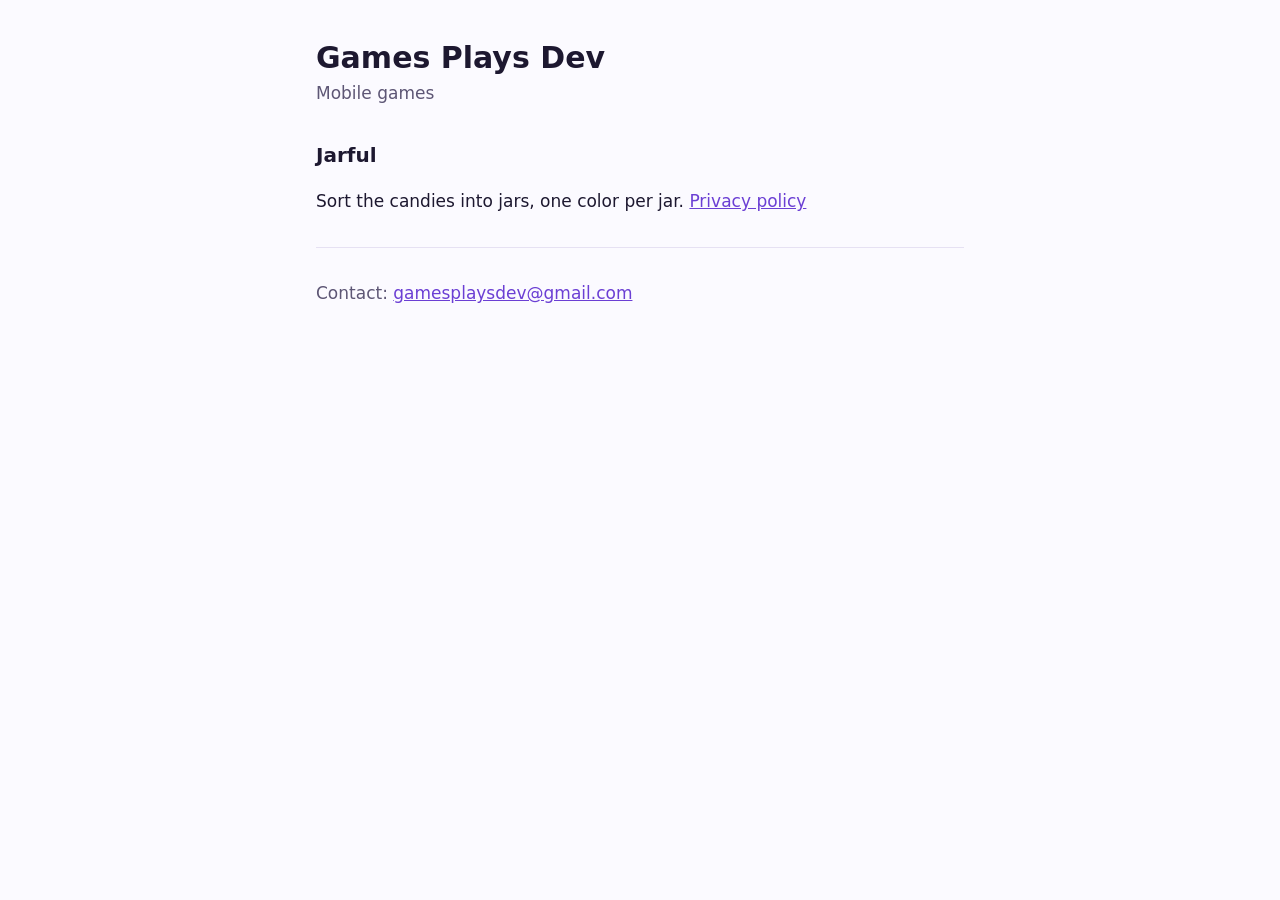
<file: index.html>
<!doctype html>
<html lang="en">
<head>
<meta charset="utf-8">
<meta name="viewport" content="width=device-width, initial-scale=1">
<title>Games Plays Dev</title>
<link rel="stylesheet" href="style.css">
</head>
<body>
<main>
  <h1>Games Plays Dev</h1>
  <p class="meta">Mobile games</p>
  <h2>Jarful</h2>
  <p>Sort the candies into jars, one color per jar. <a href="jarful/privacy.html">Privacy policy</a></p>
  <hr>
  <p class="meta">Contact: <a href="mailto:gamesplaysdev@gmail.com">gamesplaysdev@gmail.com</a></p>
</main>
</body>
</html>
</file>
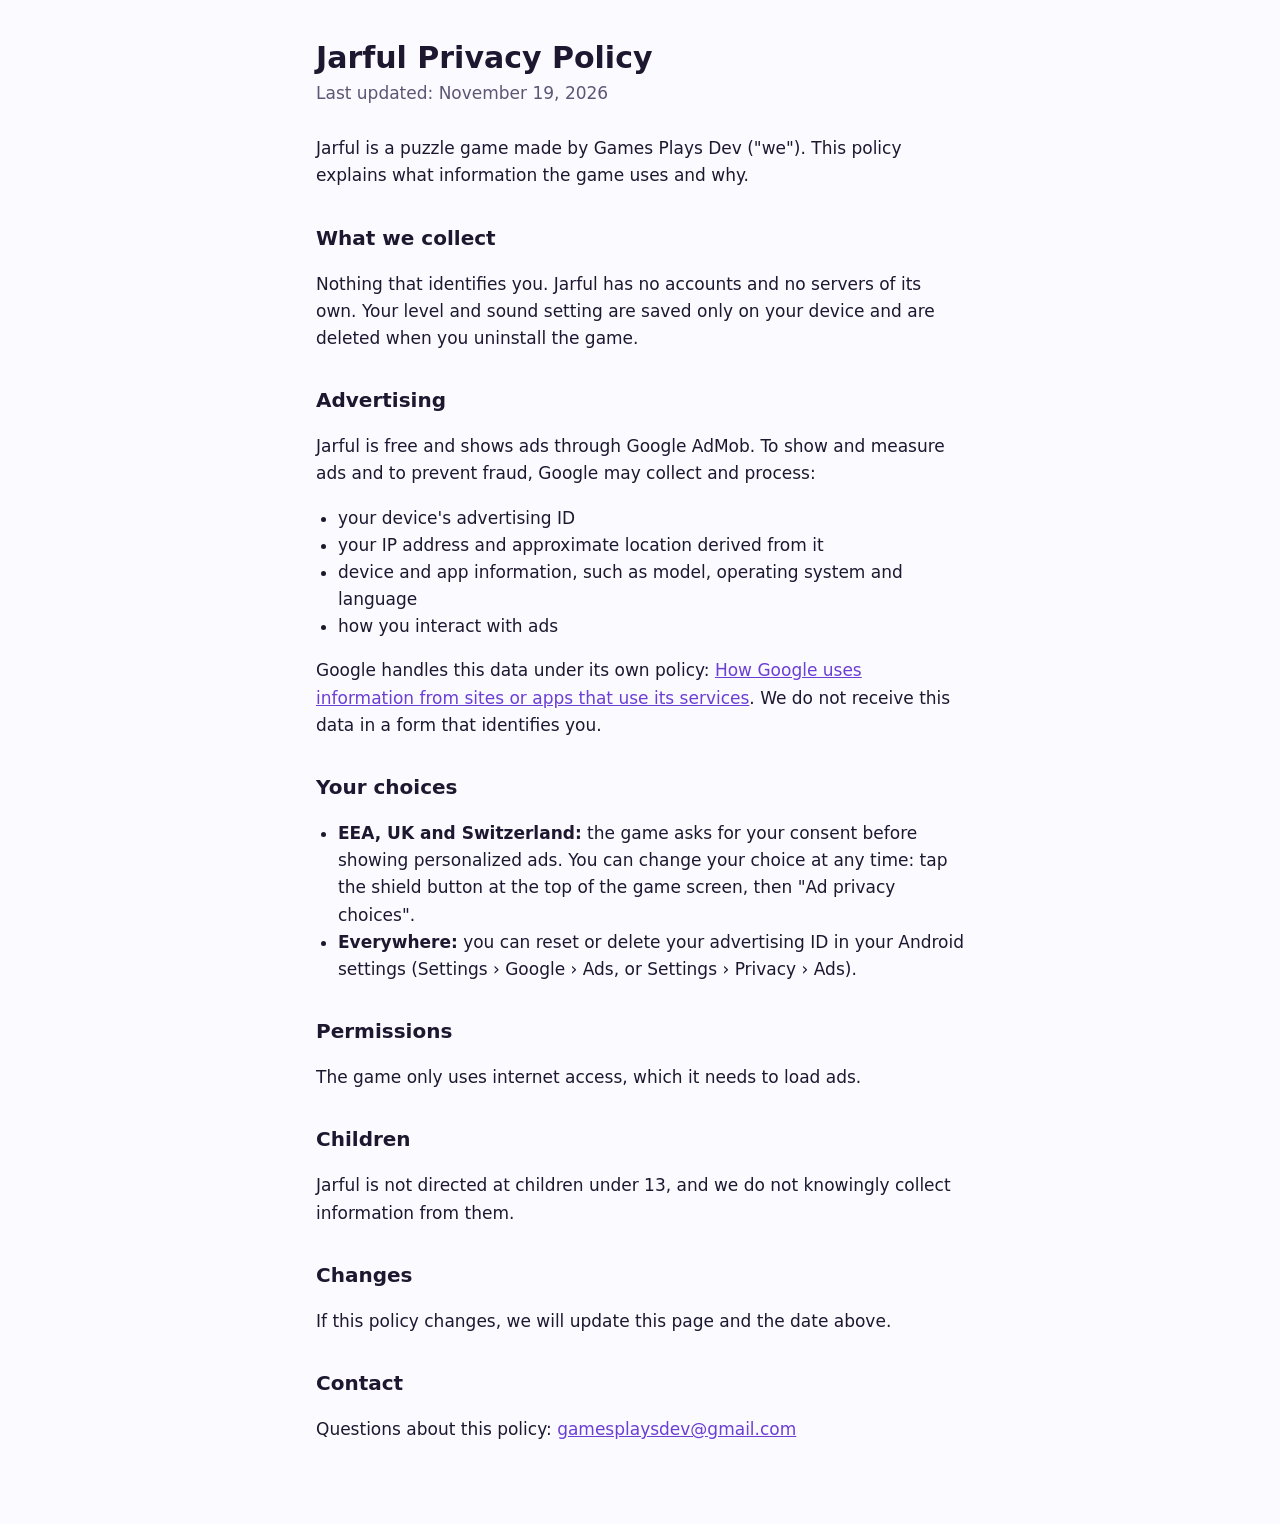
<file: jarful/privacy.html>
<!doctype html>
<html lang="en">
<head>
<meta charset="utf-8">
<meta name="viewport" content="width=device-width, initial-scale=1">
<title>Jarful Privacy Policy</title>
<link rel="stylesheet" href="../style.css">
</head>
<body>
<main>
  <h1>Jarful Privacy Policy</h1>
  <p class="meta">Last updated: November 19, 2026</p>

  <p>Jarful is a puzzle game made by Games Plays Dev ("we"). This policy explains what information the game uses and why.</p>

  <h2>What we collect</h2>
  <p>Nothing that identifies you. Jarful has no accounts and no servers of its own. Your level and sound setting are saved only on your device and are deleted when you uninstall the game.</p>

  <h2>Advertising</h2>
  <p>Jarful is free and shows ads through Google AdMob. To show and measure ads and to prevent fraud, Google may collect and process:</p>
  <ul>
    <li>your device's advertising ID</li>
    <li>your IP address and approximate location derived from it</li>
    <li>device and app information, such as model, operating system and language</li>
    <li>how you interact with ads</li>
  </ul>
  <p>Google handles this data under its own policy: <a href="https://policies.google.com/technologies/partner-sites">How Google uses information from sites or apps that use its services</a>. We do not receive this data in a form that identifies you.</p>

  <h2>Your choices</h2>
  <ul>
    <li><strong>EEA, UK and Switzerland:</strong> the game asks for your consent before showing personalized ads. You can change your choice at any time: tap the shield button at the top of the game screen, then "Ad privacy choices".</li>
    <li><strong>Everywhere:</strong> you can reset or delete your advertising ID in your Android settings (Settings › Google › Ads, or Settings › Privacy › Ads).</li>
  </ul>

  <h2>Permissions</h2>
  <p>The game only uses internet access, which it needs to load ads.</p>

  <h2>Children</h2>
  <p>Jarful is not directed at children under 13, and we do not knowingly collect information from them.</p>

  <h2>Changes</h2>
  <p>If this policy changes, we will update this page and the date above.</p>

  <h2>Contact</h2>
  <p>Questions about this policy: <a href="mailto:gamesplaysdev@gmail.com">gamesplaysdev@gmail.com</a></p>
</main>
</body>
</html>
</file>
<file: style.css>
:root { --bg: #fbfaff; --ink: #1d1830; --muted: #5d5675; --link: #6b3fd4; --rule: #e6e1f3; }
@media (prefers-color-scheme: dark) {
  :root { --bg: #15111f; --ink: #f1edfb; --muted: #aaa1c4; --link: #b99bff; --rule: #2d2640; }
}
* { box-sizing: border-box; }
body { margin: 0; background: var(--bg); color: var(--ink); font: 17px/1.6 system-ui, sans-serif; }
main { max-width: 680px; margin: 0 auto; padding: 40px 16px 64px; }
h1 { font-size: 30px; line-height: 1.2; margin: 0 0 4px; }
h2 { font-size: 20px; margin: 32px 0 6px; }
p, li { color: var(--ink); }
.meta { color: var(--muted); margin: 0 0 28px; }
a { color: var(--link); }
ul { padding-left: 22px; }
hr { border: 0; border-top: 1px solid var(--rule); margin: 32px 0; }
</file>
